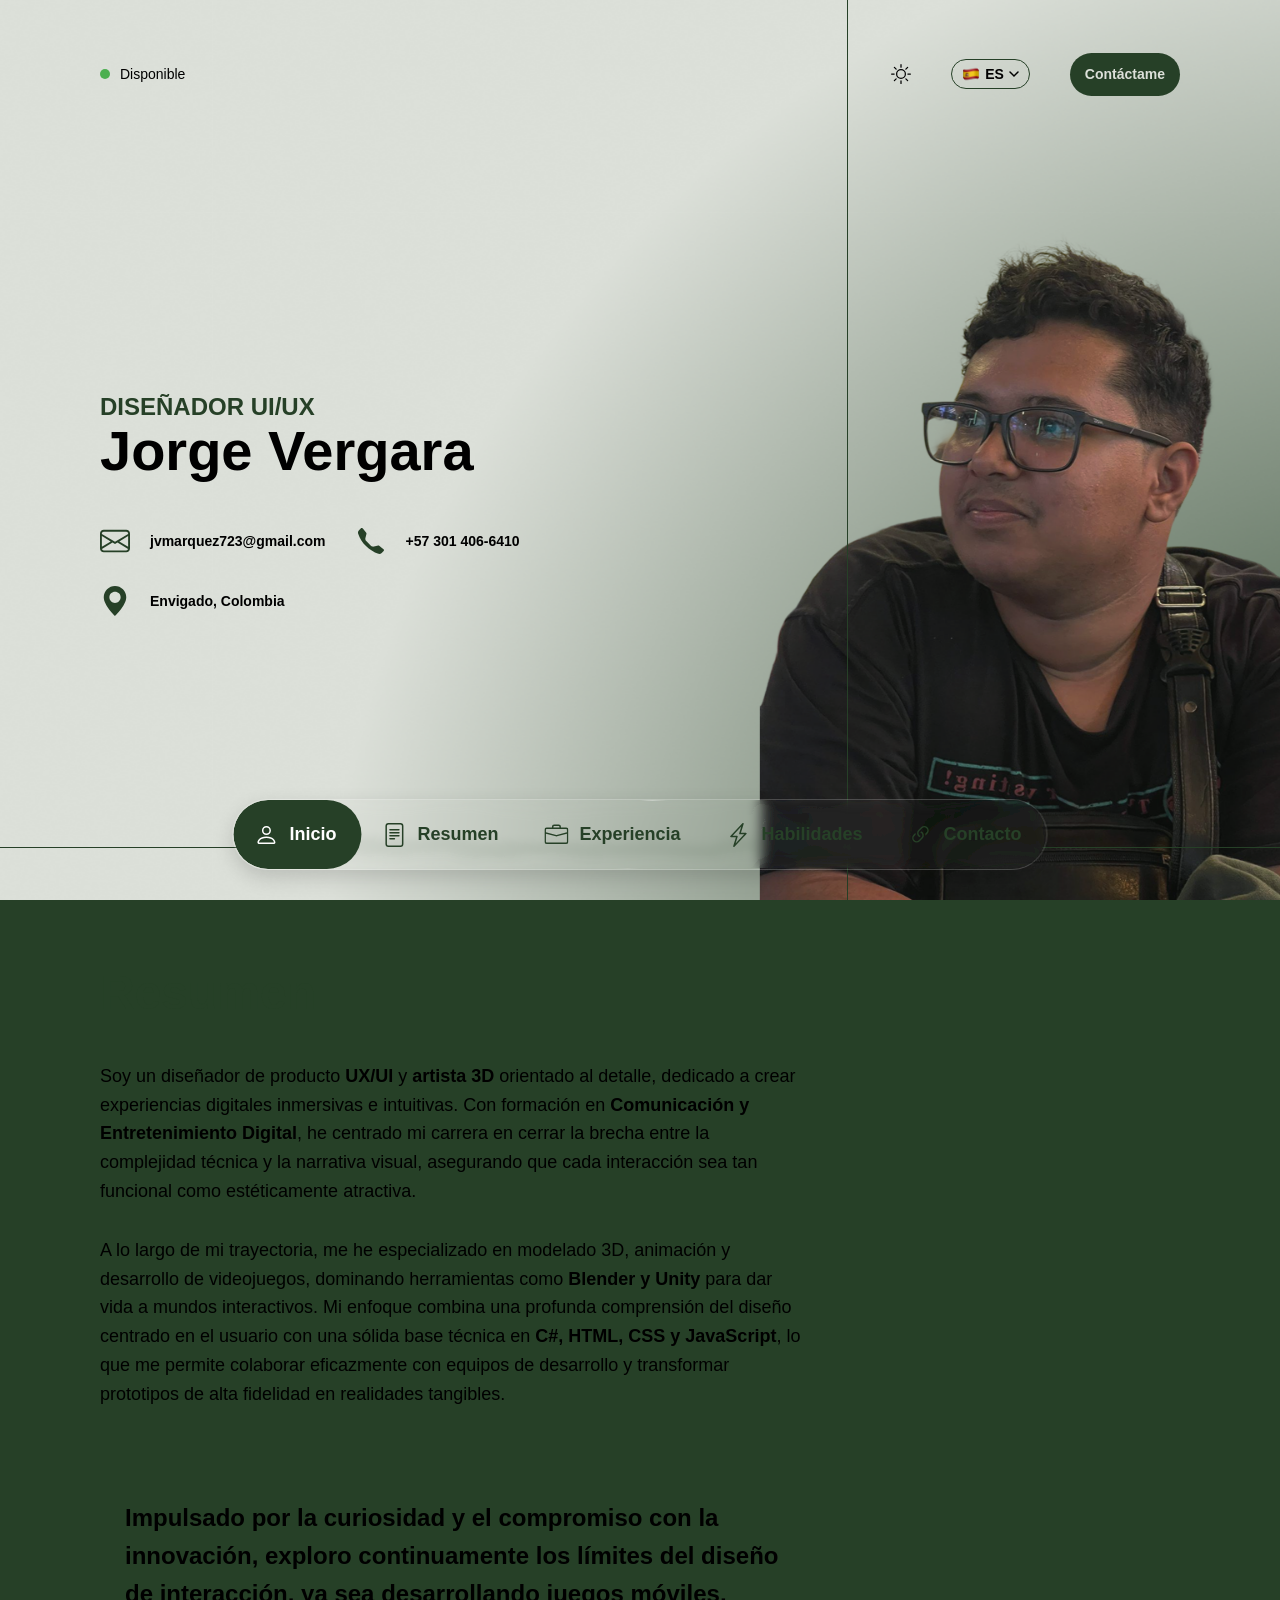
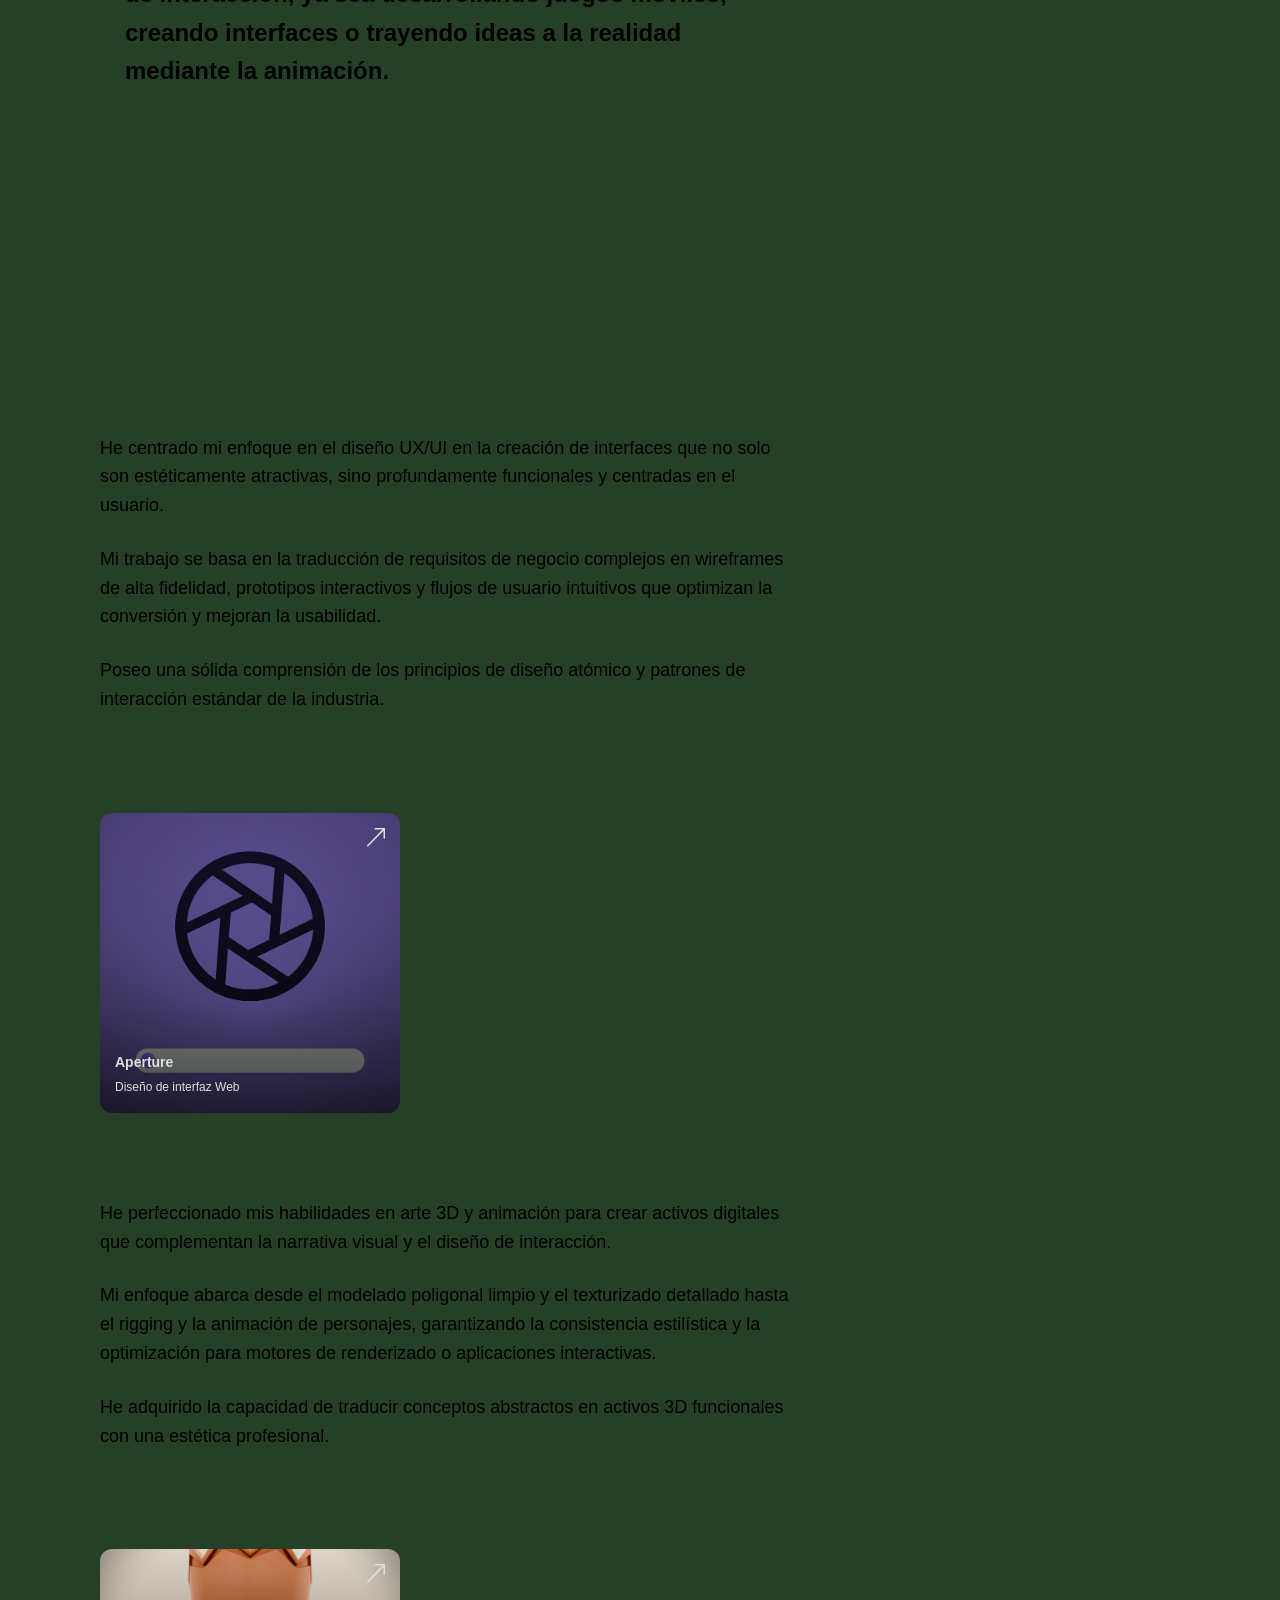
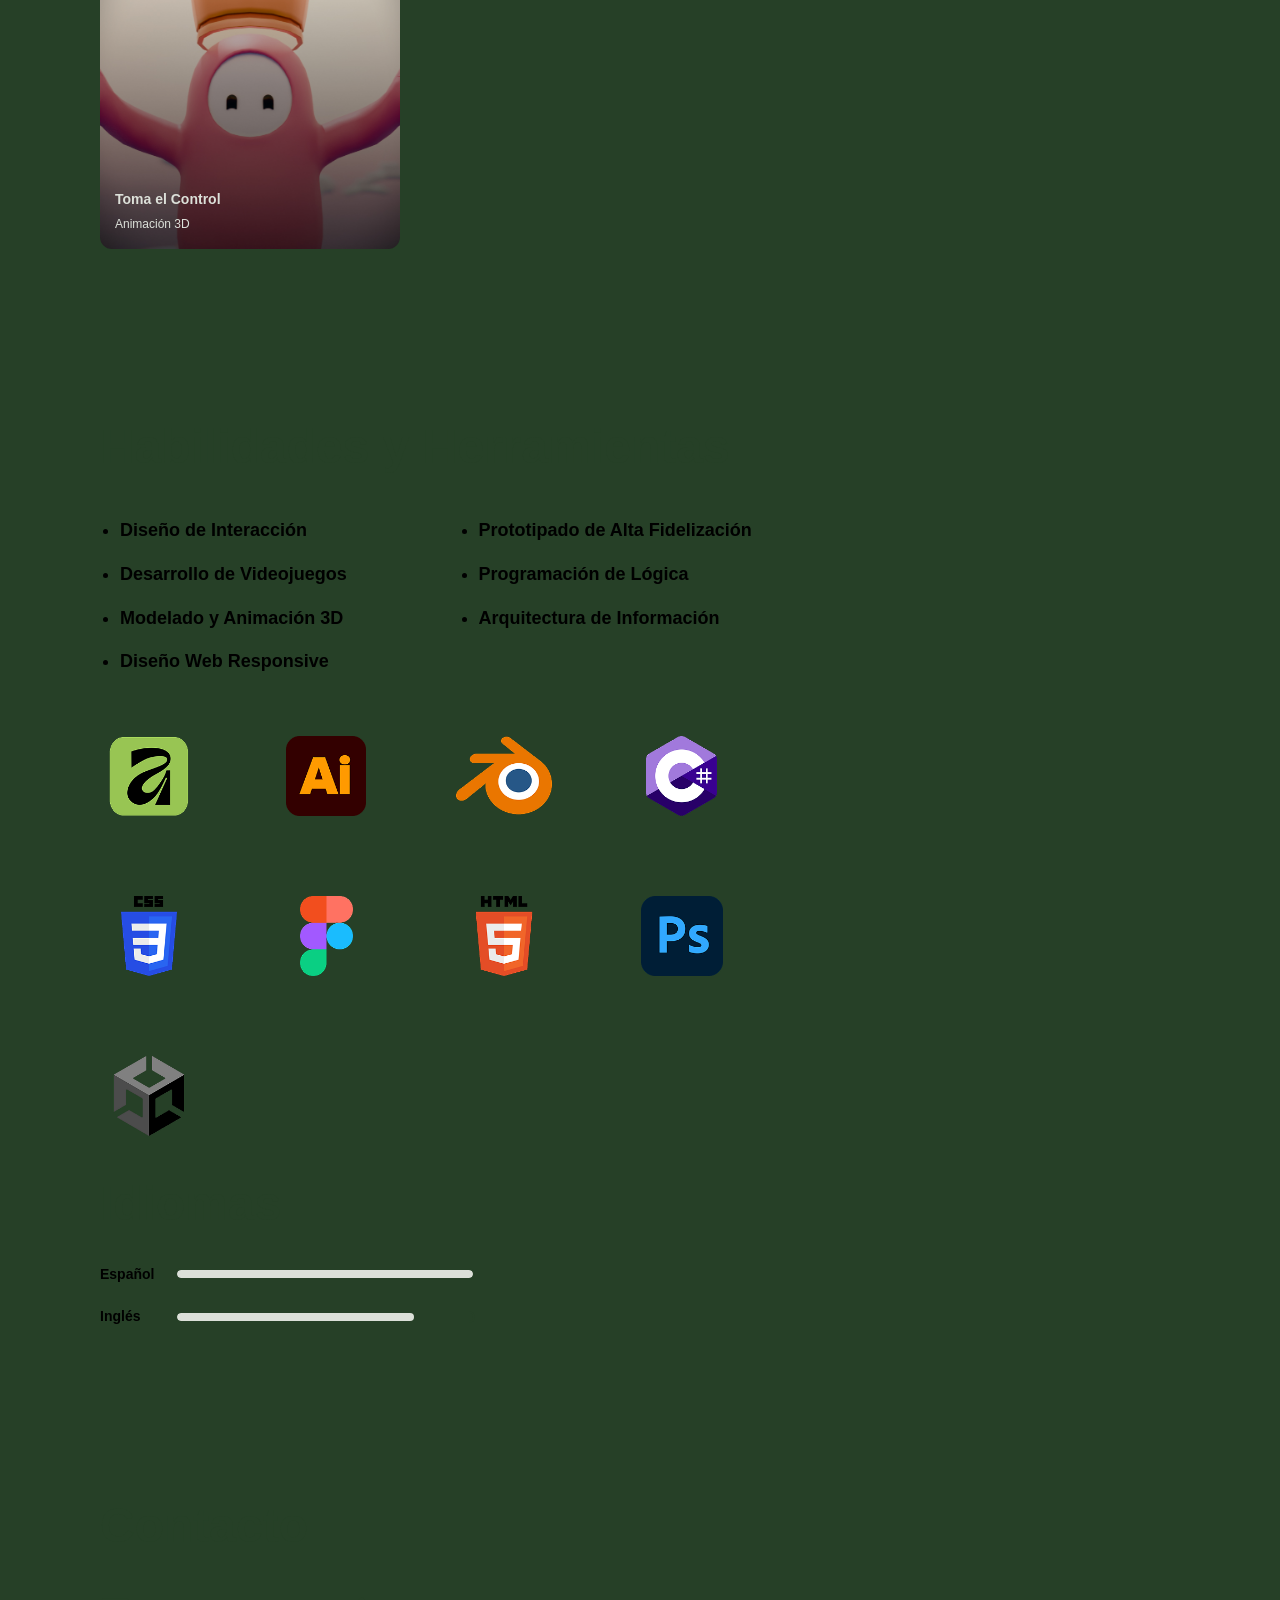
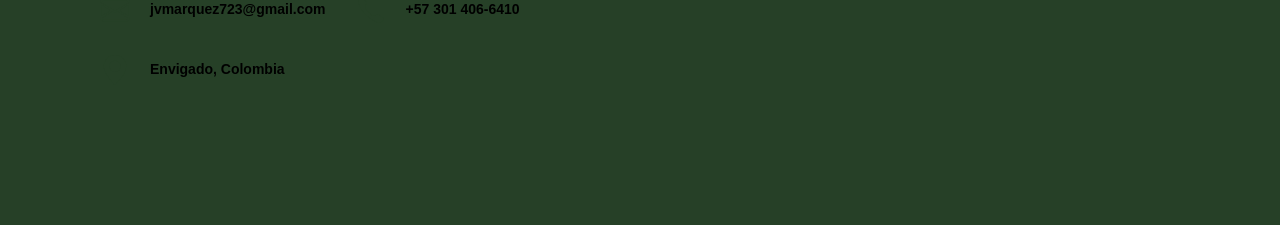
<file: index.html>
<!DOCTYPE html>
<html lang="es">
<head>
  <meta charset="UTF-8">
  <meta name="viewport" content="width=device-width, initial-scale=1.0">
  <title>Jorge Vergara - UX/UI Designer</title>
  <link rel="stylesheet" href="src/styles.css">
  <link rel="stylesheet" href="src/styles-tablet.css" media="(max-width:1201px)">
  <link rel="stylesheet" href="src/styles-mobile.css" media="(max-width:781px)">
  <link rel="stylesheet" href="https://cdnjs.cloudflare.com/ajax/libs/animate.css/4.1.1/animate.min.css">
</head>
<body>
  <img class="bg-image" src="src/assets/Images/Background_Light.png">
  <main class="portafolio">
    <!-- About Section -->
    <section class="about" id="about">
      <header class="header" id="header">
        <div class="status">
          <span class="status-dot"></span>
          <span class="status-text" data-i18n="header.status">Disponible</span>
        </div>
        <div class="header-right">
          <button class="theme-toggle" id="theme-toggle">
            <svg xmlns="http://www.w3.org/2000/svg" class="light-icon" viewBox="0 0 16 16">
              <path d="M8 11a3 3 0 1 1 0-6 3 3 0 0 1 0 6m0 1a4 4 0 1 0 0-8 4 4 0 0 0 0 8M8 0a.5.5 0 0 1 .5.5v2a.5.5 0 0 1-1 0v-2A.5.5 0 0 1 8 0m0 13a.5.5 0 0 1 .5.5v2a.5.5 0 0 1-1 0v-2A.5.5 0 0 1 8 13m8-5a.5.5 0 0 1-.5.5h-2a.5.5 0 0 1 0-1h2a.5.5 0 0 1 .5.5M3 8a.5.5 0 0 1-.5.5h-2a.5.5 0 0 1 0-1h2A.5.5 0 0 1 3 8m10.657-5.657a.5.5 0 0 1 0 .707l-1.414 1.415a.5.5 0 1 1-.707-.708l1.414-1.414a.5.5 0 0 1 .707 0m-9.193 9.193a.5.5 0 0 1 0 .707L3.05 13.657a.5.5 0 0 1-.707-.707l1.414-1.414a.5.5 0 0 1 .707 0m9.193 2.121a.5.5 0 0 1-.707 0l-1.414-1.414a.5.5 0 0 1 .707-.707l1.414 1.414a.5.5 0 0 1 0 .707M4.464 4.465a.5.5 0 0 1-.707 0L2.343 3.05a.5.5 0 1 1 .707-.707l1.414 1.414a.5.5 0 0 1 0 .708"/>
            </svg>
            <svg xmlns="http://www.w3.org/2000/svg" class="dark-icon" viewBox="0 0 16 16">
              <path d="M12 8a4 4 0 1 1-8 0 4 4 0 0 1 8 0M8 0a.5.5 0 0 1 .5.5v2a.5.5 0 0 1-1 0v-2A.5.5 0 0 1 8 0m0 13a.5.5 0 0 1 .5.5v2a.5.5 0 0 1-1 0v-2A.5.5 0 0 1 8 13m8-5a.5.5 0 0 1-.5.5h-2a.5.5 0 0 1 0-1h2a.5.5 0 0 1 .5.5M3 8a.5.5 0 0 1-.5.5h-2a.5.5 0 0 1 0-1h2A.5.5 0 0 1 3 8m10.657-5.657a.5.5 0 0 1 0 .707l-1.414 1.415a.5.5 0 1 1-.707-.708l1.414-1.414a.5.5 0 0 1 .707 0m-9.193 9.193a.5.5 0 0 1 0 .707L3.05 13.657a.5.5 0 0 1-.707-.707l1.414-1.414a.5.5 0 0 1 .707 0m9.193 2.121a.5.5 0 0 1-.707 0l-1.414-1.414a.5.5 0 0 1 .707-.707l1.414 1.414a.5.5 0 0 1 0 .707M4.464 4.465a.5.5 0 0 1-.707 0L2.343 3.05a.5.5 0 1 1 .707-.707l1.414 1.414a.5.5 0 0 1 0 .708"/>
            </svg>
          </button>
          <div class="lang-dropdown">
            <button class="lang-selected" id="lang-btn">
              <img src="src/assets/Images/Spain_Flag.png" alt="ES" class="flag-icon">
              <span class="lang-label">ES</span>
              <svg class="lang-arrow" viewBox="0 0 10 6" xmlns="http://www.w3.org/2000/svg">
                <path d="M1 1l4 4 4-4" stroke="currentColor" stroke-width="1.5" fill="none" stroke-linecap="round"/>
              </svg>
            </button>
            <ul class="lang-menu">
              <li class="lang-option" data-value="es">
                <img src="src/assets/Images/Spain_Flag.png" alt="ES" class="flag-icon">
                <span>ES</span>
              </li>
              <li class="lang-option" data-value="en">
                <img src="src/assets/Images/UK_Flag.png" alt="EN" class="flag-icon">
                <span>EN</span>
              </li>
              <li class="lang-option" data-value="pt">
                <img src="src/assets/Images/Port_Flag.png" alt="PT" class="flag-icon">
                <span>PT</span>
              </li>
            </ul>
          </div>
          <a href="https://wa.me/573014066140?text=Hola%20estoy%20interesado%20en%20tus%20servicios" class="btn" data-i18n="header.contactBtn">Contáctame</a>
        </div>
      </header>
      <section class="hero">
        <h1 class="role" data-i18n="hero.role">DISEÑADOR UI/UX</h1>
        <h2 class="name" data-i18n="hero.name">Jorge Vergara</h2>

        <div class="contact-info">
          <div class="contact-item">
            <svg width="60" height="45" viewBox="0 0 60 45" fill="none" xmlns="http://www.w3.org/2000/svg" class="contact-icon icon">
              <path d="M0 7.5C0 5.51088 0.790177 3.60322 2.1967 2.1967C3.60322 0.790176 5.51088 0 7.5 0H52.5C54.4891 0 56.3968 0.790176 57.8033 2.1967C59.2098 3.60322 60 5.51088 60 7.5V37.5C60 39.4891 59.2098 41.3968 57.8033 42.8033C56.3968 44.2098 54.4891 45 52.5 45H7.5C5.51088 45 3.60322 44.2098 2.1967 42.8033C0.790177 41.3968 0 39.4891 0 37.5V7.5ZM7.5 3.75C6.50544 3.75 5.55161 4.14509 4.84835 4.84835C4.14509 5.55161 3.75 6.50544 3.75 7.5V8.31375L30 24.0637L56.25 8.31375V7.5C56.25 6.50544 55.8549 5.55161 55.1517 4.84835C54.4484 4.14509 53.4946 3.75 52.5 3.75H7.5ZM56.25 12.6863L38.595 23.28L56.25 34.1437V12.6863ZM56.1225 38.4713L34.9725 25.455L30 28.4363L25.0275 25.455L3.8775 38.4675C4.0906 39.2655 4.56119 39.9708 5.21621 40.4739C5.87124 40.9771 6.67405 41.2499 7.5 41.25H52.5C53.3255 41.2501 54.1279 40.9778 54.7829 40.4754C55.4378 39.973 55.9087 39.2685 56.1225 38.4713ZM3.75 34.1437L21.405 23.28L3.75 12.6863V34.1437Z" fill="currentColor"/>
            </svg>
            <a href="mailto:jvmarquez723@gmail.com?subject=Hola!%20Estoy%20interesado%20en%20tus%20servicios">jvmarquez723@gmail.com</a>
          </div>

          <div class="contact-item">
            <svg width="60" height="60" viewBox="0 0 60 60" fill="none" xmlns="http://www.w3.org/2000/svg" class="contact-icon icon">
              <path d="M13.7038 4.98098C13.4825 4.69622 13.203 4.46182 12.8841 4.29334C12.5652 4.12487 12.2141 4.02619 11.8541 4.00384C11.4941 3.9815 11.1335 4.03601 10.7962 4.16375C10.4589 4.29149 10.1526 4.48954 9.89771 4.74474L6.02033 8.6259C4.20913 10.4409 3.54165 13.0095 4.33288 15.2632C7.62051 24.5897 12.9619 33.0581 19.9624 40.0426C26.9469 47.0431 35.4153 52.3846 44.7416 55.6722C46.9953 56.4635 49.564 55.796 51.3789 53.9848L55.2563 50.1074C55.5115 49.8525 55.7095 49.5462 55.8373 49.2089C55.965 48.8716 56.0195 48.511 55.9972 48.151C55.9748 47.791 55.8761 47.4399 55.7077 47.1209C55.5392 46.802 55.3048 46.5226 55.02 46.3012L46.3691 39.5739C46.0646 39.3384 45.7107 39.1749 45.3341 39.0957C44.9574 39.0165 44.5677 39.0236 44.1941 39.1164L35.9819 41.1676C34.8856 41.4397 33.7377 41.4243 32.6492 41.1227C31.5606 40.8212 30.5683 40.2438 29.7683 39.4464L20.5586 30.2329C19.7606 29.4332 19.1825 28.4411 18.8803 27.3526C18.5781 26.264 18.562 25.1159 18.8337 24.0193L20.8886 15.807C20.9815 15.4334 20.9885 15.0437 20.9093 14.667C20.8301 14.2904 20.6666 13.9365 20.4311 13.632L13.7038 4.98098Z" fill="currentColor"/>
            </svg>
            <a href="https://wa.me/573014066140?text=Hola%20estoy%20interesado%20en%20tus%20servicios">+57 301 406-6410</a>
          </div>

          <div class="contact-item">
            <svg width="60" height="80" viewBox="0 0 60 80" fill="none" xmlns="http://www.w3.org/2000/svg" class="contact-icon icon">
              <path d="M30 80C30 80 60 51.57 60 30C60 22.0435 56.8393 14.4129 51.2132 8.7868C45.5871 3.1607 37.9565 0 30 0C22.0435 0 14.4129 3.1607 8.7868 8.7868C3.1607 14.4129 1.18561e-07 22.0435 0 30C0 51.57 30 80 30 80ZM30 45C26.0218 45 22.2064 43.4196 19.3934 40.6066C16.5804 37.7936 15 33.9782 15 30C15 26.0218 16.5804 22.2064 19.3934 19.3934C22.2064 16.5804 26.0218 15 30 15C33.9782 15 37.7936 16.5804 40.6066 19.3934C43.4196 22.2064 45 26.0218 45 30C45 33.9782 43.4196 37.7936 40.6066 40.6066C37.7936 43.4196 33.9782 45 30 45Z" fill="currentColor"/>
            </svg>
            <a href="https://maps.app.goo.gl/JFdwyzBYBKrmJ4TN7">Envigado, Colombia</a>
          </div>
        </div>
      </section>
    </section>

    <!-- Summary Section -->
    <section class="section" id="summary">
      <h2 class="section-title" data-i18n="summary.title">Resumen</h2>

      <p class="summary-text" data-i18n="summary.text1">
        Soy un diseñador de producto <strong>UX/UI</strong> y <strong>artista 3D</strong> orientado al detalle, dedicado a crear experiencias digitales inmersivas e intuitivas. Con formación en <strong>Comunicación y Entretenimiento Digital</strong>, he centrado mi carrera en cerrar la brecha entre la complejidad técnica y la narrativa visual, asegurando que cada interacción sea tan funcional como estéticamente atractiva. 
      </p>
      <p class="summary-text" data-i18n="summary.text2">
        A lo largo de mi trayectoria, me he especializado en modelado 3D, animación y desarrollo de videojuegos, dominando herramientas como <strong>Blender y Unity</strong> para dar vida a mundos interactivos. Mi enfoque combina una profunda comprensión del diseño centrado en el usuario con una sólida base técnica en <strong>C#, HTML, CSS y JavaScript</strong>, lo que me permite colaborar eficazmente con equipos de desarrollo y transformar prototipos de alta fidelidad en realidades tangibles.
      </p>

      <div class="summary-quote">
        <p data-i18n="summary.quote">
          Impulsado por la curiosidad y el compromiso con la innovación, exploro continuamente los límites del diseño de interacción, ya sea desarrollando juegos móviles, creando interfaces o trayendo ideas a la realidad mediante la animación.
        </p>
      </div>
    </section>

    <!-- Work Experience Section -->
    <section class="section" id="work">
      <h2 class="section-title" data-i18n="work.title">Experiencia Laboral</h2>

      <article class="work-item">
        <h3 class="work-role" data-i18n="work.uxuiRole">DISEÑADOR UX/UI</h3>
        <p class="work-description" data-i18n="work.uxuiDesc1">
          He centrado mi enfoque en el diseño UX/UI en la creación de interfaces que no solo son estéticamente atractivas, sino profundamente funcionales y centradas en el usuario. 
        </p>
        <p class="work-description" data-i18n="work.uxuiDesc2">
          Mi trabajo se basa en la traducción de requisitos de negocio complejos en wireframes de alta fidelidad, prototipos interactivos y flujos de usuario intuitivos que optimizan la conversión y mejoran la usabilidad. 
        </p>
        <p class="work-description" data-i18n="work.uxuiDesc3">
          Poseo una sólida comprensión de los principios de diseño atómico y patrones de interacción estándar de la industria.
        </p>
        <h4 class="work-projects-title" data-i18n="work.projectsTitle">Proyectos Destacados</h4>

        <div class="projects-grid">
          <div class="project-card">
            <img src="src/assets/Images/Work1.jpg" alt="" class="project-image">
            <svg width="18" height="19" viewBox="0 0 18 19"  xmlns="http://www.w3.org/2000/svg" class="project-arrow">
              <path fill-rule="evenodd" clip-rule="evenodd" d="M18 0.770792C18 0.566365 17.921 0.370311 17.7803 0.22576C17.6397 0.0812078 17.4489 0 17.25 0H8.25051C8.05161 0 7.86085 0.0812078 7.72021 0.22576C7.57957 0.370311 7.50055 0.566365 7.50055 0.770792C7.50055 0.975219 7.57957 1.17127 7.72021 1.31583C7.86085 1.46038 8.05161 1.54159 8.25051 1.54159H15.4396L0.219934 17.1825C0.0791119 17.3272 0 17.5235 0 17.7282C0 17.9329 0.0791119 18.1292 0.219934 18.274C0.360757 18.4187 0.551755 18.5 0.750908 18.5C0.950061 18.5 1.14106 18.4187 1.28188 18.274L16.5001 2.63148V10.0203C16.5001 10.2247 16.5791 10.4208 16.7197 10.5653C16.8604 10.7099 17.0511 10.7911 17.25 10.7911C17.4489 10.7911 17.6397 10.7099 17.7803 10.5653C17.921 10.4208 18 10.2247 18 10.0203V0.770792Z" fill="currentColor"/>
            </svg>
            <div class="project-info">
              <span class="project-title" data-i18n="work.project1.name">Aperture</span>
              <span class="project-desc" data-i18n="work.project1.desc">Diseño de interfaz Web</span>
            </div>
          </div>
        </div>
      </article>

      <article class="work-item">
        <h3 class="work-role" data-i18n="work.artRole">ARTE 3D & ANIMACIÓN DIGITAL</h3>
        <p class="work-description" data-i18n="work.artDesc1">
          He perfeccionado mis habilidades en arte 3D y animación para crear activos digitales que complementan la narrativa visual y el diseño de interacción.
        </p>
        <p class="work-description" data-i18n="work.artDesc2">
          Mi enfoque abarca desde el modelado poligonal limpio y el texturizado detallado hasta el rigging y la animación de personajes, garantizando la consistencia estilística y la optimización para motores de renderizado o aplicaciones interactivas.
        </p>
        <p class="work-description" data-i18n="work.artDesc3">
          He adquirido la capacidad de traducir conceptos abstractos en activos 3D funcionales con una estética profesional.
        </p>
        <h4 class="work-projects-title" data-i18n="work.projectsTitle">Proyectos Destacados</h4>

        <div class="projects-grid">
          <div class="project-card">
            <img src="src/assets/Images/Work2.jpg" alt="" class="project-image">
            <svg width="18" height="19" viewBox="0 0 18 19" fill="none" xmlns="http://www.w3.org/2000/svg" class="project-arrow">
              <path fill-rule="evenodd" clip-rule="evenodd" d="M18 0.770792C18 0.566365 17.921 0.370311 17.7803 0.22576C17.6397 0.0812078 17.4489 0 17.25 0H8.25051C8.05161 0 7.86085 0.0812078 7.72021 0.22576C7.57957 0.370311 7.50055 0.566365 7.50055 0.770792C7.50055 0.975219 7.57957 1.17127 7.72021 1.31583C7.86085 1.46038 8.05161 1.54159 8.25051 1.54159H15.4396L0.219934 17.1825C0.0791119 17.3272 0 17.5235 0 17.7282C0 17.9329 0.0791119 18.1292 0.219934 18.274C0.360757 18.4187 0.551755 18.5 0.750908 18.5C0.950061 18.5 1.14106 18.4187 1.28188 18.274L16.5001 2.63148V10.0203C16.5001 10.2247 16.5791 10.4208 16.7197 10.5653C16.8604 10.7099 17.0511 10.7911 17.25 10.7911C17.4489 10.7911 17.6397 10.7099 17.7803 10.5653C17.921 10.4208 18 10.2247 18 10.0203V0.770792Z" fill="currentColor"/>
            </svg>
            <div class="project-info">
              <span class="project-title" data-i18n="work.project2.name">Toma el Control</span>
              <span class="project-desc" data-i18n="work.project2.desc">Animación 3D</span>
            </div>
          </div>
        </div>
      </article>
    </section>

    <!-- Skills & Tools Section -->
     <section class="section" id="skills">
       <h2 class="section-title" data-i18n="skills.title">Habilidades y Herramientas</h2>
        <ul class="skills-grid">
          <div class="skills-item">
            <li data-i18n="skills.skills.0">Diseño de Interacción</li>
          </div>
          <div class="skills-item">
            <li data-i18n="skills.skills.1">Prototipado de Alta Fidelización</li>
          </div>
          <div class="skills-item">
            <li data-i18n="skills.skills.2">Desarrollo de Videojuegos</li>
          </div>
          <div class="skills-item">
            <li data-i18n="skills.skills.3">Programación de Lógica</li>
          </div>
          <div class="skills-item">
            <li data-i18n="skills.skills.4">Modelado y Animación 3D</li>
          </div>
          <div class="skills-item">
            <li data-i18n="skills.skills.5">Arquitectura de Información</li>
          </div>
          <div class="skills-item">
            <li data-i18n="skills.skills.6">Diseño Web Responsive</li>
          </div>
        </ul>

        <div class="tools-grid">
          <img class="tools-item" src="src/assets/Images/Affinity_Logo 1.png" alt="">
          <img class="tools-item" src="src/assets/Images/AI_Logo 1.png" alt="">
          <img class="tools-item" src="src/assets/Images/Blender_Logo 1.png" alt="">
          <img class="tools-item" src="src/assets/Images/CS_Logo 1.png" alt="">
          <img class="tools-item" src="src/assets/Images/CSS_Logo 1.png" alt="">
          <img class="tools-item" src="src/assets/Images/Figma_Logo 1.png" alt="">
          <img class="tools-item" src="src/assets/Images/HTML_Logo 1.png" alt="">
          <img class="tools-item" src="src/assets/Images/PS_Logo 1.png" alt="">
          <img class="tools-item" src="src/assets/Images/Unity_Logo 1.png" alt="">
        </div>

        <div class="language-list" id="lang-bar">
          <h2 class="section-title" data-i18n="skills.languagesTitle">Idiomas</h2>
          <div class="language">
              <p data-i18n="skills.languages.spanish">Español</p>
              <div class="language-bar-bg">
                  <div class="language-bar es"></div>
              </div>
          </div>
          <div class="language">
              <p data-i18n="skills.languages.english">Inglés</p>
              <div class="language-bar-bg">
                  <div class="language-bar en"></div>
              </div>
          </div>
        </div>

     </section>

     <!-- Contact Section -->
      <footer class="section" id="contact">
        <h2 class="section-title" data-i18n="contact.title">Contacto</h2>
        <div class="contact-info">
          <div class="contact-item">
            <svg width="60" height="45" viewBox="0 0 60 45" fill="none" xmlns="http://www.w3.org/2000/svg" class="contact-icon icon">
              <path d="M0 7.5C0 5.51088 0.790177 3.60322 2.1967 2.1967C3.60322 0.790176 5.51088 0 7.5 0H52.5C54.4891 0 56.3968 0.790176 57.8033 2.1967C59.2098 3.60322 60 5.51088 60 7.5V37.5C60 39.4891 59.2098 41.3968 57.8033 42.8033C56.3968 44.2098 54.4891 45 52.5 45H7.5C5.51088 45 3.60322 44.2098 2.1967 42.8033C0.790177 41.3968 0 39.4891 0 37.5V7.5ZM7.5 3.75C6.50544 3.75 5.55161 4.14509 4.84835 4.84835C4.14509 5.55161 3.75 6.50544 3.75 7.5V8.31375L30 24.0637L56.25 8.31375V7.5C56.25 6.50544 55.8549 5.55161 55.1517 4.84835C54.4484 4.14509 53.4946 3.75 52.5 3.75H7.5ZM56.25 12.6863L38.595 23.28L56.25 34.1437V12.6863ZM56.1225 38.4713L34.9725 25.455L30 28.4363L25.0275 25.455L3.8775 38.4675C4.0906 39.2655 4.56119 39.9708 5.21621 40.4739C5.87124 40.9771 6.67405 41.2499 7.5 41.25H52.5C53.3255 41.2501 54.1279 40.9778 54.7829 40.4754C55.4378 39.973 55.9087 39.2685 56.1225 38.4713ZM3.75 34.1437L21.405 23.28L3.75 12.6863V34.1437Z" fill="currentColor"/>
            </svg>
            <a href="mailto:jvmarquez723@gmail.com?subject=Hola!%20Estoy%20interesado%20en%20tus%20servicios">jvmarquez723@gmail.com</a>
          </div>

          <div class="contact-item">
            <svg width="60" height="60" viewBox="0 0 60 60" fill="none" xmlns="http://www.w3.org/2000/svg" class="contact-icon icon">
              <path d="M13.7038 4.98098C13.4825 4.69622 13.203 4.46182 12.8841 4.29334C12.5652 4.12487 12.2141 4.02619 11.8541 4.00384C11.4941 3.9815 11.1335 4.03601 10.7962 4.16375C10.4589 4.29149 10.1526 4.48954 9.89771 4.74474L6.02033 8.6259C4.20913 10.4409 3.54165 13.0095 4.33288 15.2632C7.62051 24.5897 12.9619 33.0581 19.9624 40.0426C26.9469 47.0431 35.4153 52.3846 44.7416 55.6722C46.9953 56.4635 49.564 55.796 51.3789 53.9848L55.2563 50.1074C55.5115 49.8525 55.7095 49.5462 55.8373 49.2089C55.965 48.8716 56.0195 48.511 55.9972 48.151C55.9748 47.791 55.8761 47.4399 55.7077 47.1209C55.5392 46.802 55.3048 46.5226 55.02 46.3012L46.3691 39.5739C46.0646 39.3384 45.7107 39.1749 45.3341 39.0957C44.9574 39.0165 44.5677 39.0236 44.1941 39.1164L35.9819 41.1676C34.8856 41.4397 33.7377 41.4243 32.6492 41.1227C31.5606 40.8212 30.5683 40.2438 29.7683 39.4464L20.5586 30.2329C19.7606 29.4332 19.1825 28.4411 18.8803 27.3526C18.5781 26.264 18.562 25.1159 18.8337 24.0193L20.8886 15.807C20.9815 15.4334 20.9885 15.0437 20.9093 14.667C20.8301 14.2904 20.6666 13.9365 20.4311 13.632L13.7038 4.98098Z" fill="currentColor"/>
            </svg>
            <a href="https://wa.me/573014066140?text=Hola%20estoy%20interesado%20en%20tus%20servicios">+57 301 406-6410</a>
          </div>

          <div class="contact-item">
            <svg width="60" height="80" viewBox="0 0 60 80" fill="none" xmlns="http://www.w3.org/2000/svg" class="contact-icon icon">
              <path d="M30 80C30 80 60 51.57 60 30C60 22.0435 56.8393 14.4129 51.2132 8.7868C45.5871 3.1607 37.9565 0 30 0C22.0435 0 14.4129 3.1607 8.7868 8.7868C3.1607 14.4129 1.18561e-07 22.0435 0 30C0 51.57 30 80 30 80ZM30 45C26.0218 45 22.2064 43.4196 19.3934 40.6066C16.5804 37.7936 15 33.9782 15 30C15 26.0218 16.5804 22.2064 19.3934 19.3934C22.2064 16.5804 26.0218 15 30 15C33.9782 15 37.7936 16.5804 40.6066 19.3934C43.4196 22.2064 45 26.0218 45 30C45 33.9782 43.4196 37.7936 40.6066 40.6066C37.7936 43.4196 33.9782 45 30 45Z" fill="currentColor"/>
            </svg>
            <a href="https://maps.app.goo.gl/JFdwyzBYBKrmJ4TN7">Envigado, Colombia</a>
          </div>
        </div>
      </footer>

      <nav class="navbar">
        <div class="navbar-wrapper">
          <a class="navbar-item" href="#about">
            <div class="nav-icon">
              <svg xmlns="http://www.w3.org/2000/svg" width="16" height="16" fill="currentColor" class="bi bi-person" viewBox="0 0 16 16">
                <path d="M8 8a3 3 0 1 0 0-6 3 3 0 0 0 0 6m2-3a2 2 0 1 1-4 0 2 2 0 0 1 4 0m4 8c0 1-1 1-1 1H3s-1 0-1-1 1-4 6-4 6 3 6 4m-1-.004c-.001-.246-.154-.986-.832-1.664C11.516 10.68 10.289 10 8 10s-3.516.68-4.168 1.332c-.678.678-.83 1.418-.832 1.664z"/>
              </svg>
            </div>
            <div class="nav-text" data-i18n="nav.about">Inicio</div>
          </a>
          <a class="navbar-item" href="#summary">
            <div class="nav-icon">
              <svg xmlns="http://www.w3.org/2000/svg" width="16" height="16" fill="currentColor" class="bi bi-file-text" viewBox="0 0 16 16">
                <path d="M5 4a.5.5 0 0 0 0 1h6a.5.5 0 0 0 0-1zm-.5 2.5A.5.5 0 0 1 5 6h6a.5.5 0 0 1 0 1H5a.5.5 0 0 1-.5-.5M5 8a.5.5 0 0 0 0 1h6a.5.5 0 0 0 0-1zm0 2a.5.5 0 0 0 0 1h3a.5.5 0 0 0 0-1z"/>
                <path d="M2 2a2 2 0 0 1 2-2h8a2 2 0 0 1 2 2v12a2 2 0 0 1-2 2H4a2 2 0 0 1-2-2zm10-1H4a1 1 0 0 0-1 1v12a1 1 0 0 0 1 1h8a1 1 0 0 0 1-1V2a1 1 0 0 0-1-1"/>
              </svg>
            </div>
            <div class="nav-text" data-i18n="nav.summary">Resumen</div>
          </a>
          <a class="navbar-item" href="#work">
            <div class="nav-icon">
              <svg xmlns="http://www.w3.org/2000/svg" width="16" height="16" fill="currentColor" class="bi bi-briefcase" viewBox="0 0 16 16">
                <path d="M6.5 1A1.5 1.5 0 0 0 5 2.5V3H1.5A1.5 1.5 0 0 0 0 4.5v8A1.5 1.5 0 0 0 1.5 14h13a1.5 1.5 0 0 0 1.5-1.5v-8A1.5 1.5 0 0 0 14.5 3H11v-.5A1.5 1.5 0 0 0 9.5 1zm0 1h3a.5.5 0 0 1 .5.5V3H6v-.5a.5.5 0 0 1 .5-.5m1.886 6.914L15 7.151V12.5a.5.5 0 0 1-.5.5h-13a.5.5 0 0 1-.5-.5V7.15l6.614 1.764a1.5 1.5 0 0 0 .772 0M1.5 4h13a.5.5 0 0 1 .5.5v1.616L8.129 7.948a.5.5 0 0 1-.258 0L1 6.116V4.5a.5.5 0 0 1 .5-.5"/>
              </svg>
            </div>
            <div class="nav-text" data-i18n="nav.work">Experiencia</div>
          </a>
          <a class="navbar-item" href="#skills">
            <div class="nav-icon">
              <svg xmlns="http://www.w3.org/2000/svg" width="16" height="16" fill="currentColor" class="bi bi-lightning-charge" viewBox="0 0 16 16">
                <path d="M11.251.068a.5.5 0 0 1 .227.58L9.677 6.5H13a.5.5 0 0 1 .364.843l-8 8.5a.5.5 0 0 1-.842-.49L6.323 9.5H3a.5.5 0 0 1-.364-.843l8-8.5a.5.5 0 0 1 .615-.09zM4.157 8.5H7a.5.5 0 0 1 .478.647L6.11 13.59l5.732-6.09H9a.5.5 0 0 1-.478-.647L9.89 2.41z"/>
              </svg>
            </div>
            <div class="nav-text" data-i18n="nav.skills">Habilidades</div>
          </a>
          <a class="navbar-item" href="#contact">
            <div class="nav-icon">
              <svg xmlns="http://www.w3.org/2000/svg" width="16" height="16" fill="currentColor" class="bi bi-link-45deg" viewBox="0 0 16 16">
                <path d="M4.715 6.542 3.343 7.914a3 3 0 1 0 4.243 4.243l1.828-1.829A3 3 0 0 0 8.586 5.5L8 6.086a1 1 0 0 0-.154.199 2 2 0 0 1 .861 3.337L6.88 11.45a2 2 0 1 1-2.83-2.83l.793-.792a4 4 0 0 1-.128-1.287z"/>
                <path d="M6.586 4.672A3 3 0 0 0 7.414 9.5l.775-.776a2 2 0 0 1-.896-3.346L9.12 3.55a2 2 0 1 1 2.83 2.83l-.793.792c.112.42.155.855.128 1.287l1.372-1.372a3 3 0 1 0-4.243-4.243z"/>
              </svg>
            </div>
            <div class="nav-text" data-i18n="nav.contact">Contacto</div>
          </a>
        </div>
      </nav>
  </main>
</body>
<script src="src/i18n.js"></script>
<script src="src/script.js"></script>
<script src="src/darkmode.js"></script>
<script src="src/liquid-glass.js"></script>
</html>
</file>
<file: src/styles.css>
/* Design Tokens - Base: 10px = 1rem */
:root {
  /* Colors - Light Mode */
  --color-primary: #264027;
  --color-background: #dce0d9;
  --color-text: #000000;
  --color-text-nav: #000;
  --color-button:#dce0d9;
  --color-button-bg:#264027;
  --color-muted: #9a9d98;
  --color-indicator: #264027;
  --color-nav-item: var(--color-primary);
  --color-nav-pill: var(--color-primary);
  --color-nav-selected: #ffffff;

  /* Typography */
  @import url('https://fonts.googleapis.com/css2?family=Instrument+Sans:ital,wght@0,400..700;1,400..700&display=swap');
  --font-family: 'Instrument Sans', sans-serif;

  /* Font Scale */
  --font-size-xs: 0.8rem;
  --font-size-sm: 1rem;
  --font-size-base: 1.2rem;
  --font-size-md: 1.4rem;
  --font-size-lg: 1.8rem;
  --font-size-xl: 2.4rem;
  --font-size-2xl: 3.2rem;
  --font-size-3xl: 4.8rem;
  --font-size-name: 5.6rem;

  /* Spacing */
  --space-neg: -2rem;
  --space-5: 0.5rem;
  --space-10: 1rem;
  --space-15: 1.5rem;
  --space-20: 2rem;
  --space-25: 2.5rem;
  --space-30: 3rem;
  --space-40: 4rem;
  --space-60: 6rem;
  --space-80: 8rem;
  --space-100: 10rem;
  --space-150: 15rem;
  --space-200: 20rem;
  --space-500: 50rem;

  /* Border Radius */
  --radius-sm: 0.4rem;
  --radius-md: 0.8rem;
  --radius-lg: 1.2rem;
  --radius-full: 99.9rem;

  /* Transitions */
  --transition-fast: 150ms ease-out;
  --transition-normal: 250ms ease-out;
}

/* Colors - Dark Mode */
.darkmode {
  --color-primary: #90a955;
  --color-text: #dce0d9;
  --color-button:#264027;
  --color-button-bg:#dce0d9;
  --color-nav-item: var(--color-background);
  --color-nav-pill: var(--color-background);
  --color-nav-selected: var(--color-indicator);
}

/* Icon colors */
.icon {
  color: var(--color-icon);
  transition: color 0.25s ease-out;
}

/* Reset */
*, *::before, *::after {
  box-sizing: border-box;
  margin: 0;
  padding: 0;
}

html {
  font-size: 10px;
  scroll-behavior: smooth;
}

body {
  font-family: var(--font-family); 
  color: var(--color-text);
  line-height: 1.6;
  -webkit-font-smoothing: antialiased;
  background-color: #264027;
}

.darkmode .bg-image {
  background-image: url(assets/Images/Background_Dark.png);
}

.bg-image {
  position: fixed;
  top: 0;
  left: 0;
  z-index: -1;
  object-fit: cover;
  object-position: center;
  transition: .5s ease-out;
  width: 100vw;
  height: 100vh;
}

.bg-blurred {
  filter: blur(2rem);
}

a {
  color: inherit;
  text-decoration: none;
}

.portafolio {
  display: flex;
  flex-direction: column;
  gap: var(--space-60);
  padding: 4rem 10rem;

}

/* About Section */
.about {
  height: 95vh;
  width: 100%;;
  scroll-margin-top: 4rem;
  display: flex;
  flex-direction: column;
}

/* Header */
.header {
  display: flex;
  justify-content: space-between;
  align-items: center;
  height: 6.9rem;
  flex-shrink: 0;
}

.status {
  display: flex;
  align-items: center;
  gap: var(--space-10);
}

.status-dot {
  width: 1rem;
  height: 1rem;
  background-color: #4caf50;
  border-radius: var(--radius-full);
}

.status-text {
  font-size: var(--font-size-md);
  font-weight: 500;
  color: var(--color-text);
}

.header-right {
  display: flex;
  gap: var(--space-40);
  justify-content: center;
  align-items: center;
}

/* Language Selector */
.lang-dropdown {
  position: relative;
}

.lang-selected {
  display: flex;
  align-items: center;
  gap: var(--space-5);
  background: none;
  border: 1.5px solid var(--color-primary);
  border-radius: var(--radius-full);
  padding: var(--space-5) var(--space-10);
  cursor: pointer;
  color: var(--color-text);
  font-family: var(--font-family);
  font-size: var(--font-size-md);
  font-weight: 600;
  transition: var(--transition-normal);
}

.darkmode .lang-selected {
  border: 1.5px solid var(--color-background);
}

.lang-selected:hover {
  background-color: var(--color-button-bg);
  color: var(--color-button);
}

.lang-arrow {
  width: 1rem;
  height: 1rem;
  transition: transform var(--transition-normal);
  color: currentColor;
}

.lang-dropdown.open .lang-arrow {
  transform: rotate(180deg);
}

.flag-icon {
  width: 1.8rem;
  height: 1.8rem;
  border-radius: var(--radius-full);
  object-fit: cover;
}

.lang-menu {
  display: none;
  position: absolute;
  top: calc(100% + var(--space-5));
  right: 0;
  background-color: var(--color-background);
  border-radius: var(--radius-md);
  box-shadow: 0 8px 20px rgba(0, 0, 0, 0.15);
  list-style: none;
  overflow: hidden;
  min-width: 10rem;
  z-index: 1001;
}

.lang-dropdown.open .lang-menu {
  display: block;
}

.lang-option {
  display: flex;
  align-items: center;
  gap: var(--space-10);
  padding: var(--space-10) var(--space-15);
  font-size: var(--font-size-md);
  font-weight: 600;
  cursor: pointer;
  color: var(--color-primary);
  transition: background-color var(--transition-fast);
}

.darkmode .lang-option{
  color: var(--color-button);
}

.lang-option:hover {
  background-color: var(--color-muted);
  color: var(--color-background);
}

/* Theme Toggle */
.theme-toggle {
  height: 2rem;
  width: 2rem;
  fill: currentColor;
  border: none;
  background-color: #ffffff00;
  cursor: pointer;
  transition: var(--transition-normal);
  color: var(--color-text);
}

.light-icon, .dark-icon { display: none;}

body:not(.darkmode) .light-icon { display: block;}

body.darkmode .dark-icon { display: block;}

body:not(.darkmode) .theme-toggle:hover .light-icon { display: none;}
body:not(.darkmode) .theme-toggle:hover .dark-icon { display: block;}

body.darkmode .theme-toggle:hover .dark-icon { display: none;}
body.darkmode .theme-toggle:hover .light-icon { display: block;}


/* Button */
.btn {
  padding: var(--space-10) var(--space-15);
  font-size: var(--font-size-md);
  font-weight: 600;
  font-family: var(--font-family);
  color: var(--color-button);
  background-color: var(--color-button-bg);
  border: none;
  border-radius: var(--radius-full);
  cursor: pointer;
  transition: background-color var(--transition-normal);
}

.btn:hover {
  background-color: var(--color-background);
  color: var(--color-primary);
}

.darkmode .btn:hover {
  color: var(--color-background);
  background-color: #00000000;
  box-shadow: inset 0 0 0 1.5px var(--color-background);
}

/* Section Prefab */
.section {
  padding-right: 35%;
  display: flex;
  flex-direction: column;
  gap: var(--space-30);
  margin-bottom: var(--space-100);
  scroll-margin-top: 4rem;
}

/* Hero Section */
.hero {
  display: flex;
  flex-direction: column;
  justify-content: center;
  flex-grow: 1;
  width: 100%;
  max-width: 1200px;
}

.role {
  font-size: var(--font-size-xl);
  font-weight: 700;
  color: var(--color-primary);
}

.name {
  font-size: var(--font-size-name);
  font-weight: 700;
  color: var(--color-text);
  margin-top: var(--space-neg);
  margin-bottom: var(--space-30);
}

/* Contact Info */
.contact-info {
  display: grid;
  grid-template-columns: repeat(2, 1fr);
  gap: var(--space-30);
  width: fit-content;
}

footer .contact-info {
  display: grid;
  grid-template-columns: repeat(2, 1fr);
  gap: var(--space-30);
  width: fit-content;
}

.contact-item {
  display: flex;
  align-items: center;
  gap: var(--space-20);
  font-size: var(--font-size-md);
  color: var(--color-text);
  font-weight: 600;
  width: fit-content;
}

.contact-item:hover {
  text-decoration: underline;
  color: var(--color-primary);
}

.contact-icon {
  width: 3rem;
  height: 3rem;
  flex-shrink: 0;
  color: var(--color-primary);
}

.contact-text {
  color: var(--Text, #000);
  font-size:small;
  font-weight: 600;
}

/* Summary Section */

.summary {
  padding-right: 40%;
  display: flex;
  flex-direction: column;
  gap: var(--space-30);
}

.section-title {
  font-size: var(--font-size-3xl);
  font-weight: 700;
  color: var(--color-primary);
}

.summary-text {
  font-size: var(--font-size-lg);
  font-weight: 400;
  color: var(--color-text);
  max-width: 123.8rem;
  line-height: 1.6;
}

.summary-quote {
  padding: var(--space-20) var(--space-20);
  border-left: 0.5rem solid var(--color-primary);
  margin-top: var(--space-40);
}

.summary-quote p {
  font-size: var(--font-size-xl);
  font-weight: 700;
  color: var(--color-text);
}

/* Work Experience Section */
.work-experience {
  padding-right: 40%;
  display: flex;
  flex-direction: column;
  gap: var(--space-60);
}

.work-item {
  display: flex;
  flex-direction: column;
  gap: var(--space-5);
}

.work-role {
  font-size: var(--font-size-2xl);
  font-weight: 700;
  color: var(--color-primary);
}

.work-description {
  font-size: var(--font-size-lg);
  font-weight: 400;
  color: var(--color-text);
  max-width: 123.8rem;
  line-height: 1.6;
  margin-bottom: var(--space-20);
}

.work-projects-title {
  font-size: var(--font-size-lg);
  font-weight: 700;
  color: var(--color-primary);
  margin-top: var(--space-20);
  margin-bottom: var(--space-20);
}

.projects-grid {
  display: grid;
  grid-template-columns: repeat(2, 1fr);
  gap: var(--space-20);
}

.project-card {
  position: relative;
  aspect-ratio: 1;
  border-radius: var(--radius-lg);
  overflow: hidden;
  cursor: pointer;
  width: 30rem;
  height: 30rem;
  min-width: 30rem;
  max-width: 30rem;
  transition: transform var(--transition-normal);
}

.project-image {
  width: 100%;
  height: 100%;
  object-fit: cover;
}

.project-card:hover {
  transform: scale(1.05);
}

.project-card:hover .project-info {
  transform: scale(1.05);
}

.project-arrow {
  position: absolute;
  top: var(--space-15);
  right: var(--space-15);
  width: 1.8rem;
  height: 1.9rem;
  color: var(--color-background);
}

.project-info {
  position: absolute;
  bottom: 0;
  left: 0;
  right: 0;
  padding: var(--space-15);
  display: flex;
  flex-direction: column;
  gap: var(--space-5);
  transition: transform var(--transition-normal);
}

.project-title {
  font-size: var(--font-size-md);
  font-weight: 600;
  color: var(--color-background);
}

.project-desc {
  font-size: var(--font-size-base);
  color: var(--color-background);
}

/* Skills & Tools */

.skills-grid {
  display: grid;
  grid-template-columns: repeat(2, 1fr);
  gap: var(--space-15);
  margin-bottom: var(--space-30);
  align-items: flex-start;
  width: fit-content;
  width: 100%;
}

.skills-item {
  display: inline;
  align-items: center;
  gap: var(--space-15);
  font-size: var(--font-size-lg);
  color: var(--color-text);
  font-weight: 600;
  padding-left: var(--space-20);
  width: fit-content;
}

.tools-grid {
  display: grid;
  grid-template-columns: repeat(4, 1fr);
  gap: var(--space-80);
  width: fit-content;
  justify-items: center;
}

.tools-item {
  max-height: var(--space-80);
}

.language-list {
  display: flex;
  flex-direction: column;
  gap: var(--space-20);
}

.language {
  display: flex;
  align-items: center;
  gap: 15px;
  width: fit-content;
  
}

.language p {
  font-size: var(--font-size-md);
  font-weight: 600;
  min-width: var(--space-60);
}

.language-bar {
  background-color: var(--color-background);
  border-radius: var(--radius-full);
  height: 100%;
  margin: 0;
}

.language-bar.en {
  width: 0%;
}

@keyframes progress-en {
  0% {
    width: 0%;
  }
  100% {
    width: 80%;
  }
}

.language-bar.es {
  width: 0%;
}

@keyframes progress-es {
  0% {
    width: 0%;
  }
  100% {
    width: 100%;
  }
}

.language-bar-bg {
  background-color: var(--color-primary);
  border-radius: var(--radius-full);
  width: 30rem;
  height: 1.2rem;
  margin: 0;
  border: 2px solid var(--color-primary);
  overflow: hidden;
}

#lang-bar.animate .language-bar.en {
  animation: progress-en 2s ease-out forwards;
}

#lang-bar.animate .language-bar.es {
  animation: progress-es 2s ease-out forwards;
}

/* Nav Bar - Liquid Glass */
.navbar {
    position: fixed;
    bottom: var(--space-30);
    left: 50%;
    transform: translateX(-50%);
    border-radius: var(--radius-full);
    display: flex;
    align-items: center;
    border: 1px solid rgba(255, 255, 255, 0.2);
    overflow: hidden;
    box-shadow: 0 8px 20px rgba(0, 0, 0, 0.15);
    z-index: 1000;
}

.darkmode .navbar {
    border-color: rgba(255, 255, 255, 0.1);
}

.navbar-wrapper {
    position: relative;
    display: flex;
    align-items: center;
    height: fit-content;
    width: fit-content;
}

.navbar-item {
    padding: 2rem 2.5rem;
    border-radius: var(--radius-full);
    transition: color var(--transition-fast);
    position: relative;
    z-index: 1;
    height: 100%;
    display: flex;
    gap: var(--space-15);
    color: var(--color-nav-item);
}

.navbar-item-selected {
    color: var(--color-nav-selected);
    pointer-events: none;
}

.navbar-item:not(.navbar-item-selected):hover {
    animation: pulse 1s;
}

.nav-icon {
  align-self: center;
  width: 1.6rem;
  height: 1.6rem;
  scale: 1.5;
  transition: .5s var(transition-normal);
}

.nav-text {
  font-size: var(--font-size-lg);
  font-weight: 600;
}

.navbar-indicator {
    position: absolute;
    height: calc(var(--space-30) + var(--font-size-md));
    background-color: var(--color-nav-pill);
    border-radius: var(--radius-full);
    transition: left var(--transition-normal), width var(--transition-normal);
    pointer-events: none;
    width: 0;
    left: 0;
    height: 100%;
}
</file>
<file: src/styles-tablet.css>
.bg-image {
  
  object-position: 80% 50%;
  height: 100%;
  width: 100%;
}

.bg-blurred {
  filter: blur(30px);
}


.portafolio {
  
  gap: var(--space-30);
  padding: 4rem 8rem;

}

/* Section Prefab */
.section {
  padding-right: 5%;
  
  gap: var(--space-30);
  margin-bottom: var(--space-100);
  scroll-margin-top: 4rem;
}

/* About Section */
.about {
  min-height: 90vh;
  max-width: 162rem;
}

/* Language Selector */
.lang-selector {
  border: none;
  padding: 0;
  font-size: var(--font-size-md);
  color: var(--color-text);
}

.lang-item {
  width: 2rem;
}

/* Theme Toggle */

/* Hero Section */
.hero {
  bottom: 32rem;
}


/* Contact Info */
.contact-info {
  grid-template-columns: repeat(1, 1fr);
}

.contact-info-footer {
  grid-template-columns: repeat(1, 1fr);
  gap: var(--space-5);
  height: 15vh;
}


/* Skills & Tools */

.skills-grid {
  width: 80%;
}

.tools-grid {
  gap: var(--space-60);
  grid-template-columns: repeat(3, 1fr);
}
</file>
<file: src/styles-mobile.css>
body {
  width: 100%;
  min-height: 100vh;
  overflow-x: hidden;
}

footer .contact-info {
  display: grid;
  grid-template-columns: repeat(1, 1fr);
  gap: var(--space-30);
  width: fit-content;
}

.bg-image {
  object-position: 40% 60%;
  height: 100%;
  width: 100%;
}


.portafolio {
  gap: var(--space-20);
  padding: 3rem 2rem;
}

/* Section Prefab */
.section {
  padding-right: 5%;
  gap: var(--space-30);
  margin-bottom: var(--space-100);
  scroll-margin-top: 4rem;
}

/* About Section */
.about {
  min-height: 100vh;
  max-width: 100%;
}

/* Header */
.header {
  align-items: flex-start;
  height: fit-content;
}
.header-right {
  flex-direction: column-reverse;
  gap: var(--space-20);
  align-items: flex-end;
}

/* Language Selector */
.lang-selector {
  padding: 0;
}

/* Hero Section */
.hero {
  bottom: 32rem;
}


/* Contact Info */
.contact-info {
  grid-template-columns: repeat(1, 1fr);
}

.contact-info-footer {
  grid-template-columns: repeat(1, 1fr);
  gap: var(--space-5);
  height: 15vh;
}

.contact-item {
  font-size: var(--font-size-lg);
}

/* Summary Section */



.summary-text {
  max-width: 100%;
}


/* Work Experience Section */


.work-description {
  max-width: 100%;
}

.projects-grid {
  grid-template-columns: repeat(1, 1fr);
}


/* Skills & Tools */

.skills-grid {
  grid-template-columns: repeat(1, 1fr);
  min-width: 0;
}

.tools-grid {
  grid-template-columns: repeat(3, 1fr);
  gap: var(--space-30);
  justify-items: center;
  align-items: center;
}

.tools-item {
  max-height: var(--space-60);
}

.language-bar-bg {
  width: 60vw;
}

/* Nav Bar */

.navbar {
  bottom: var(--space-15);
}


.nav-text {
  display: none;
}
</file>
